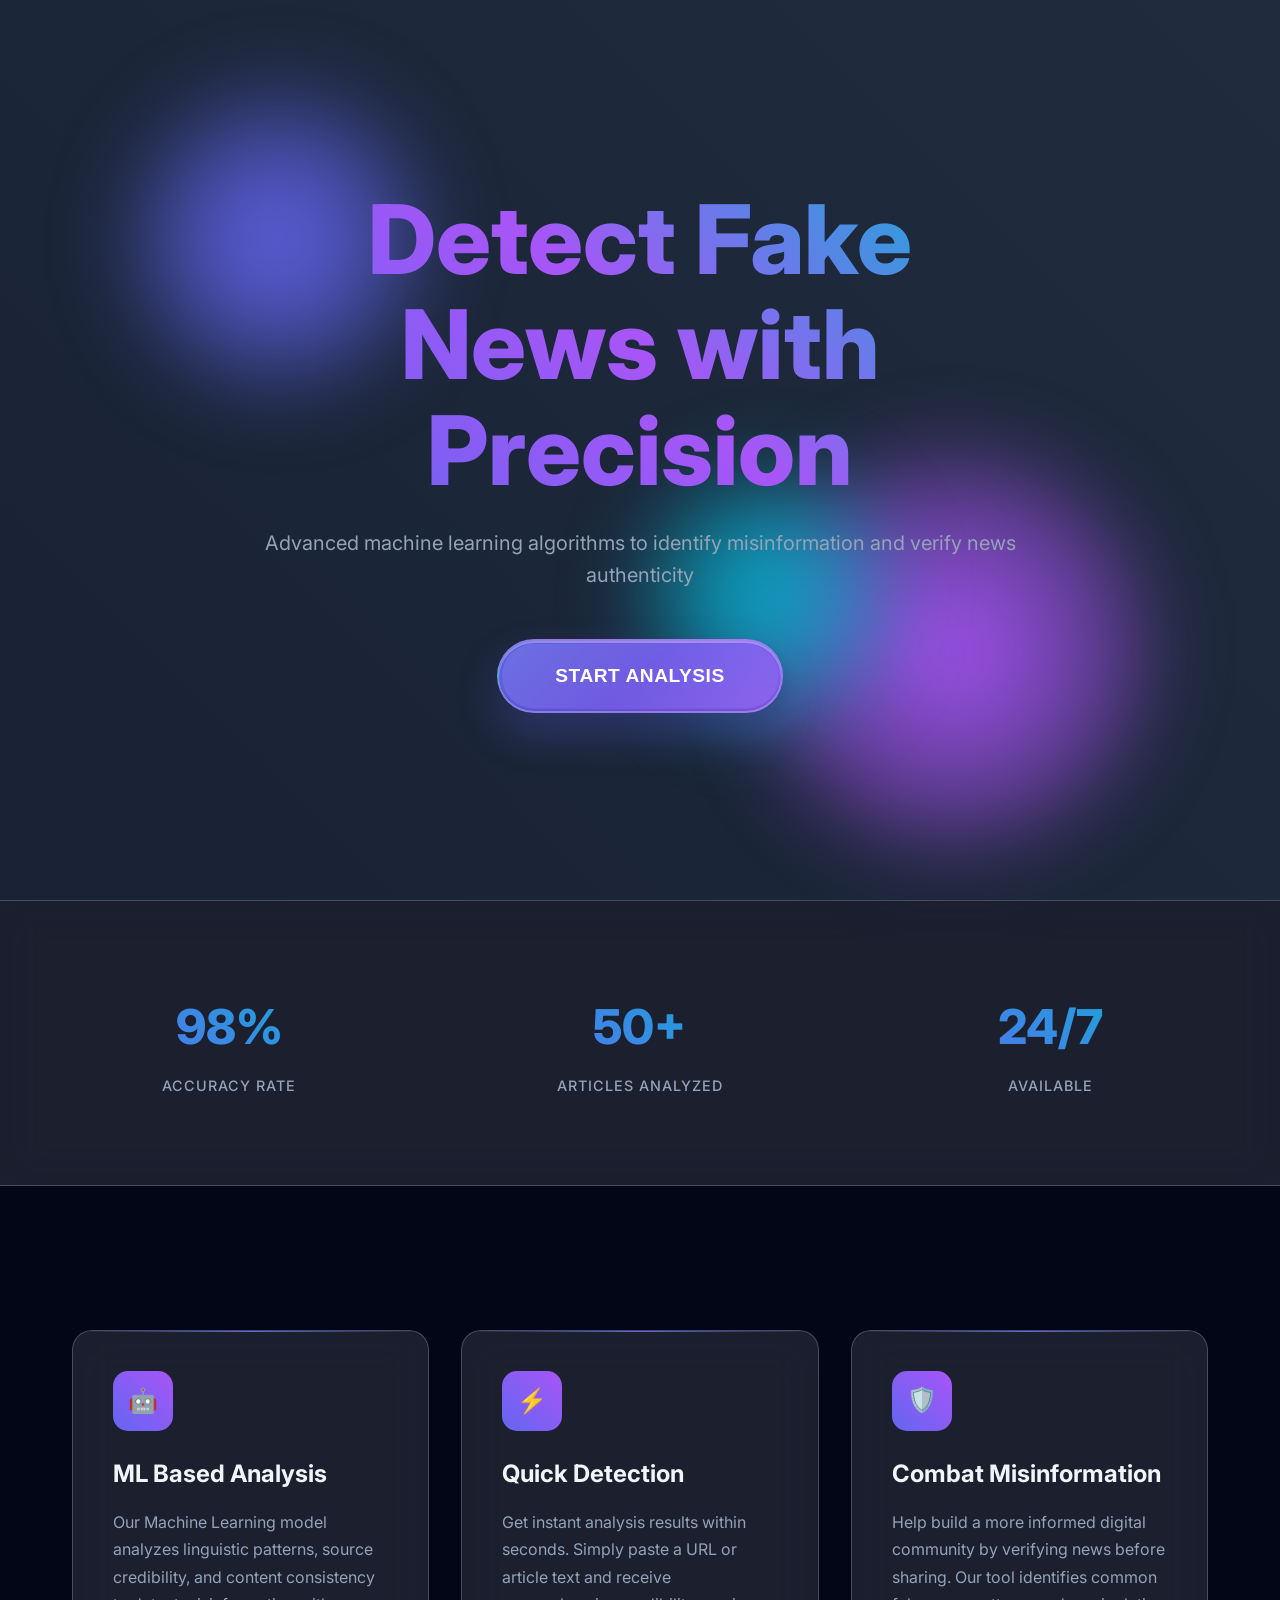
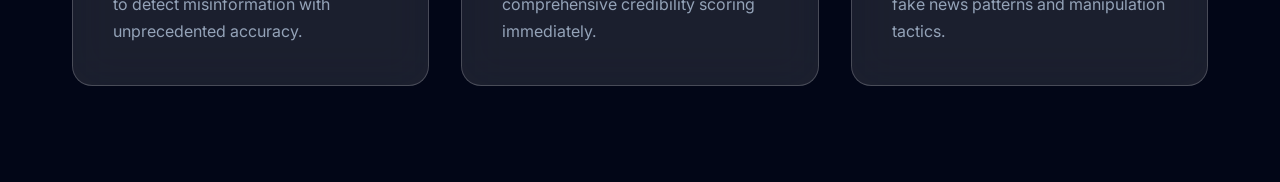
<file: templates/index.html>
<!DOCTYPE html>
<html lang="en">
<head>
    <meta charset="UTF-8">
    <meta name="viewport" content="width=device-width, initial-scale=1.0">
    <title>Fake News Detection</title>
    <link href="https://fonts.googleapis.com/css2?family=Inter:wght@300;400;500;600;700;800&display=swap" rel="stylesheet">
    <style>
        * {
            margin: 0;
            padding: 0;
            box-sizing: border-box;
        }

        :root {
            --primary: #6366f1;
            --secondary: #a855f7;
            --accent: #06b6d4;
            --success: #10b981;
            --warning: #f59e0b;
            --danger: #ef4444;
            --dark: #0f172a;
            --darker: #020617;
            --light: #f1f5f9;
            --glass: rgba(255, 255, 255, 0.1);
            --glass-border: rgba(255, 255, 255, 0.2);
        }

        body {
            font-family: 'Inter', sans-serif;
            background: var(--darker);
            color: var(--light);
            overflow-x: hidden;
            line-height: 1.6;
        }

        /* Animated background */
        .bg-animation {
            position: fixed;
            top: 0;
            left: 0;
            width: 100%;
            height: 100%;
            z-index: -2;
            background: linear-gradient(45deg, #0f172a, #1e293b, #334155);
            background-size: 400% 400%;
            animation: gradientShift 15s ease infinite;
        }

        @keyframes gradientShift {
            0% { background-position: 0% 50%; }
            50% { background-position: 100% 50%; }
            100% { background-position: 0% 50%; }
        }

        /* Floating orbs */
        .orb {
            position: fixed;
            border-radius: 50%;
            pointer-events: none;
            z-index: -1;
            filter: blur(40px);
            animation: float 20s infinite ease-in-out;
        }

        .orb-1 {
            width: 300px;
            height: 300px;
            background: radial-gradient(circle, var(--primary), transparent);
            top: 10%;
            left: 10%;
            animation-delay: 0s;
        }

        .orb-2 {
            width: 400px;
            height: 400px;
            background: radial-gradient(circle, var(--secondary), transparent);
            top: 50%;
            right: 10%;
            animation-delay: -10s;
        }

        .orb-3 {
            width: 250px;
            height: 250px;
            background: radial-gradient(circle, var(--accent), transparent);
            bottom: 20%;
            left: 50%;
            animation-delay: -5s;
        }

        @keyframes float {
            0%, 100% { transform: translateY(0px) rotate(0deg); }
            33% { transform: translateY(-30px) rotate(120deg); }
            66% { transform: translateY(20px) rotate(240deg); }
        }

        /* Navigation */
        nav {
            position: fixed;
            top: 0;
            width: 100%;
            padding: 1rem 2rem;
            background: rgba(15, 23, 42, 0.8);
            backdrop-filter: blur(20px);
            border-bottom: 1px solid var(--glass-border);
            z-index: 1000;
            transition: all 0.3s ease;
        }

        .nav-container {
            max-width: 1200px;
            margin: 0 auto;
            display: flex;
            justify-content: space-between;
            align-items: center;
        }

        .logo {
            font-size: 1.5rem;
            font-weight: 800;
            background: linear-gradient(45deg, var(--primary), var(--accent));
            -webkit-background-clip: text;
            -webkit-text-fill-color: transparent;
            background-clip: text;
        }

        /* Hero Section */
        .hero {
            min-height: 100vh;
            display: flex;
            align-items: center;
            justify-content: center;
            padding: 2rem;
            text-align: center;
        }

        .hero-content {
            max-width: 800px;
            animation: fadeInUp 1s ease-out;
        }

        .hero h1 {
            font-size: clamp(3rem, 8vw, 6rem);
            font-weight: 800;
            margin-bottom: 1.5rem;
            background: linear-gradient(45deg, var(--primary), var(--secondary), var(--accent));
            -webkit-background-clip: text;
            -webkit-text-fill-color: transparent;
            background-clip: text;
            line-height: 1.1;
        }

        .hero p {
            font-size: 1.25rem;
            margin-bottom: 3rem;
            color: #94a3b8;
            font-weight: 400;
        }

        .cta-button {
            display: inline-flex;
            align-items: center;
            gap: 1rem;
            padding: 1.5rem 3.5rem;
            background: linear-gradient(135deg, 
                rgba(99, 102, 241, 0.9), 
                rgba(168, 85, 247, 0.9),
                rgba(6, 182, 212, 0.9)
            );
            background-size: 300% 300%;
            color: white;
            text-decoration: none;
            border-radius: 50px;
            font-weight: 800;
            font-size: 1.2rem;
            letter-spacing: 0.5px;
            text-transform: uppercase;
            transition: all 0.5s cubic-bezier(0.175, 0.885, 0.32, 1.275);
            box-shadow: 
                0 20px 40px rgba(99, 102, 241, 0.3),
                0 10px 20px rgba(0, 0, 0, 0.2),
                inset 0 2px 0 rgba(255, 255, 255, 0.3),
                inset 0 -2px 0 rgba(0, 0, 0, 0.1);
            border: 2px solid rgba(255, 255, 255, 0.2);
            cursor: pointer;
            position: relative;
            overflow: hidden;
            backdrop-filter: blur(20px);
            animation: buttonGlow 3s ease-in-out infinite;
        }

        @keyframes buttonGlow {
            0%, 100% { 
                box-shadow: 
                    0 20px 40px rgba(99, 102, 241, 0.3),
                    0 10px 20px rgba(0, 0, 0, 0.2),
                    inset 0 2px 0 rgba(255, 255, 255, 0.3),
                    inset 0 -2px 0 rgba(0, 0, 0, 0.1),
                    0 0 20px rgba(99, 102, 241, 0.4);
            }
            50% { 
                box-shadow: 
                    0 25px 50px rgba(168, 85, 247, 0.4),
                    0 15px 30px rgba(0, 0, 0, 0.3),
                    inset 0 2px 0 rgba(255, 255, 255, 0.4),
                    inset 0 -2px 0 rgba(0, 0, 0, 0.1),
                    0 0 40px rgba(168, 85, 247, 0.6);
            }
        }

        .cta-button::before {
            content: '';
            position: absolute;
            top: 0;
            left: -100%;
            width: 100%;
            height: 100%;
            background: linear-gradient(
                90deg,
                transparent,
                rgba(255, 255, 255, 0.4),
                transparent
            );
            transition: left 0.8s ease;
        }

        .cta-button::after {
            content: '';
            position: absolute;
            inset: 3px;
            border-radius: 47px;
            background: linear-gradient(135deg, 
                rgba(255, 255, 255, 0.1), 
                transparent,
                rgba(255, 255, 255, 0.05)
            );
            z-index: -1;
        }

        .cta-button:hover {
            transform: translateY(-8px) scale(1.05);
            background-position: 100% 100%;
            animation: gradientShift 2s ease infinite, buttonPulse 1.5s ease infinite;
            box-shadow: 
                0 35px 70px rgba(99, 102, 241, 0.5),
                0 20px 40px rgba(168, 85, 247, 0.3),
                inset 0 3px 0 rgba(255, 255, 255, 0.4),
                inset 0 -3px 0 rgba(0, 0, 0, 0.2),
                0 0 60px rgba(6, 182, 212, 0.8);
            border-color: rgba(255, 255, 255, 0.4);
        }

        @keyframes gradientShift {
            0% { background-position: 0% 50%; }
            50% { background-position: 100% 50%; }
            100% { background-position: 0% 50%; }
        }

        @keyframes buttonPulse {
            0%, 100% { transform: translateY(-8px) scale(1.05); }
            50% { transform: translateY(-10px) scale(1.08); }
        }

        .cta-button:hover::before {
            left: 100%;
        }

        .cta-button:active {
            transform: translateY(-4px) scale(1.02);
            transition: all 0.1s ease;
        }

        .cta-button span {
            font-size: 1.4rem;
            filter: drop-shadow(0 3px 6px rgba(0, 0, 0, 0.3));
            animation: iconBounce 2s ease-in-out infinite;
        }

        @keyframes iconBounce {
            0%, 20%, 50%, 80%, 100% { transform: translateY(0); }
            40% { transform: translateY(-4px); }
            60% { transform: translateY(-2px); }
        }

        .cta-button:hover span {
            animation: iconSpin 0.6s ease-in-out;
        }

        /* Features Section */
        .features {
            padding: 6rem 2rem;
            max-width: 1200px;
            margin: 0 auto;
        }

        .features-grid {
            display: grid;
            grid-template-columns: repeat(auto-fit, minmax(350px, 1fr));
            gap: 2rem;
            margin-top: 3rem;
        }

        .feature-card {
            background: var(--glass);
            backdrop-filter: blur(20px);
            border: 1px solid var(--glass-border);
            border-radius: 20px;
            padding: 2.5rem;
            transition: all 0.3s ease;
            position: relative;
            overflow: hidden;
        }

        .feature-card::before {
            content: '';
            position: absolute;
            top: 0;
            left: 0;
            right: 0;
            height: 1px;
            background: linear-gradient(90deg, transparent, var(--primary), transparent);
        }

        .feature-card:hover {
            transform: translateY(-10px);
            background: rgba(255, 255, 255, 0.15);
            box-shadow: 0 25px 50px rgba(0, 0, 0, 0.2);
        }

        .feature-icon {
            width: 60px;
            height: 60px;
            background: linear-gradient(45deg, var(--primary), var(--secondary));
            border-radius: 15px;
            display: flex;
            align-items: center;
            justify-content: center;
            font-size: 1.5rem;
            margin-bottom: 1.5rem;
        }

        .feature-card h3 {
            font-size: 1.5rem;
            font-weight: 700;
            margin-bottom: 1rem;
            color: var(--light);
        }

        .feature-card p {
            color: #94a3b8;
            line-height: 1.7;
        }

        /* Stats Section */
        .stats {
            padding: 4rem 2rem;
            background: var(--glass);
            backdrop-filter: blur(20px);
            border-top: 1px solid var(--glass-border);
            border-bottom: 1px solid var(--glass-border);
        }

        .stats-container {
            max-width: 1200px;
            margin: 0 auto;
            display: grid;
            grid-template-columns: repeat(auto-fit, minmax(200px, 1fr));
            gap: 2rem;
            text-align: center;
        }

        .stat-item {
            padding: 1.5rem;
        }

        .stat-number {
            font-size: 3rem;
            font-weight: 800;
            background: linear-gradient(45deg, var(--primary), var(--accent));
            -webkit-background-clip: text;
            -webkit-text-fill-color: transparent;
            background-clip: text;
            margin-bottom: 0.5rem;
        }

        .stat-label {
            color: #94a3b8;
            font-weight: 500;
            text-transform: uppercase;
            letter-spacing: 1px;
            font-size: 0.9rem;
        }

        /* Animations */
        @keyframes fadeInUp {
            from {
                opacity: 0;
                transform: translateY(30px);
            }
            to {
                opacity: 1;
                transform: translateY(0);
            }
        }

        .fade-in {
            animation: fadeInUp 0.8s ease-out;
        }

        /* Mobile Responsive */
        @media (max-width: 768px) {
            .nav-container {
                padding: 0 1rem;
            }

            .hero {
                padding: 1rem;
                min-height: 80vh;
            }

            .features {
                padding: 4rem 1rem;
            }

            .features-grid {
                grid-template-columns: 1fr;
            }

            .stats-container {
                grid-template-columns: repeat(2, 1fr);
            }
        }
    </style>
</head>
<body>
    <div class="bg-animation"></div>
    <div class="orb orb-1"></div>
    <div class="orb orb-2"></div>
    <div class="orb orb-3"></div>


    <section class="hero">
        <div class="hero-content">
            <h1>Detect Fake News with Precision</h1>
            <p>Advanced machine learning algorithms to identify misinformation and verify news authenticity</p>
            <form action="/search" method="get" style="display: inline;">
                <button type="submit" class="cta-button">
                    
                    Start Analysis
                </button>
            </form>
        </div>
    </section>

    <section class="stats">
        <div class="stats-container">
            <div class="stat-item">
                <div class="stat-number">98%</div>
                <div class="stat-label">Accuracy Rate</div>
            </div>
            <div class="stat-item">
                <div class="stat-number">50+</div>
                <div class="stat-label">Articles Analyzed</div>
            </div>
            <div class="stat-item">
                <div class="stat-number">24/7</div>
                <div class="stat-label">Available</div>
            </div>
            
        </div>
    </section>

    <section class="features">
        <div class="features-grid">
            <div class="feature-card fade-in">
                <div class="feature-icon">🤖</div>
                <h3>ML Based Analysis</h3>
                <p>Our Machine Learning model analyzes linguistic patterns, source credibility, and content consistency to detect misinformation with unprecedented accuracy.</p>
            </div>
            
            <div class="feature-card fade-in">
                <div class="feature-icon">⚡</div>
                <h3>Quick Detection</h3>
                <p>Get instant analysis results within seconds. Simply paste a URL or article text and receive comprehensive credibility scoring immediately.</p>
            </div>
            
            <div class="feature-card fade-in">
                <div class="feature-icon">🛡️</div>
                <h3>Combat Misinformation</h3>
                <p>Help build a more informed digital community by verifying news before sharing. Our tool identifies common fake news patterns and manipulation tactics.</p>
            </div>
        </div>
    </section>

    <script>
        // Smooth scrolling navigation
        document.addEventListener('DOMContentLoaded', function() {
            // Intersection Observer for animations
            const observerOptions = {
                threshold: 0.1,
                rootMargin: '0px 0px -50px 0px'
            };

            const observer = new IntersectionObserver(function(entries) {
                entries.forEach(entry => {
                    if (entry.isIntersecting) {
                        entry.target.style.animationDelay = '0s';
                        entry.target.classList.add('fade-in');
                    }
                });
            }, observerOptions);

            document.querySelectorAll('.feature-card').forEach(card => {
                observer.observe(card);
            });

            // Navigation background opacity on scroll
            window.addEventListener('scroll', function() {
                const nav = document.querySelector('nav');
                if (window.scrollY > 100) {
                    nav.style.background = 'rgba(15, 23, 42, 0.95)';
                } else {
                    nav.style.background = 'rgba(15, 23, 42, 0.8)';
                }
            });

            // Add hover effect to stats
            document.querySelectorAll('.stat-item').forEach(item => {
                item.addEventListener('mouseenter', function() {
                    this.style.transform = 'scale(1.05)';
                    this.style.transition = 'transform 0.3s ease';
                });
                
                item.addEventListener('mouseleave', function() {
                    this.style.transform = 'scale(1)';
                });
            });
        });
    </script>
</body>
</html>
</file>
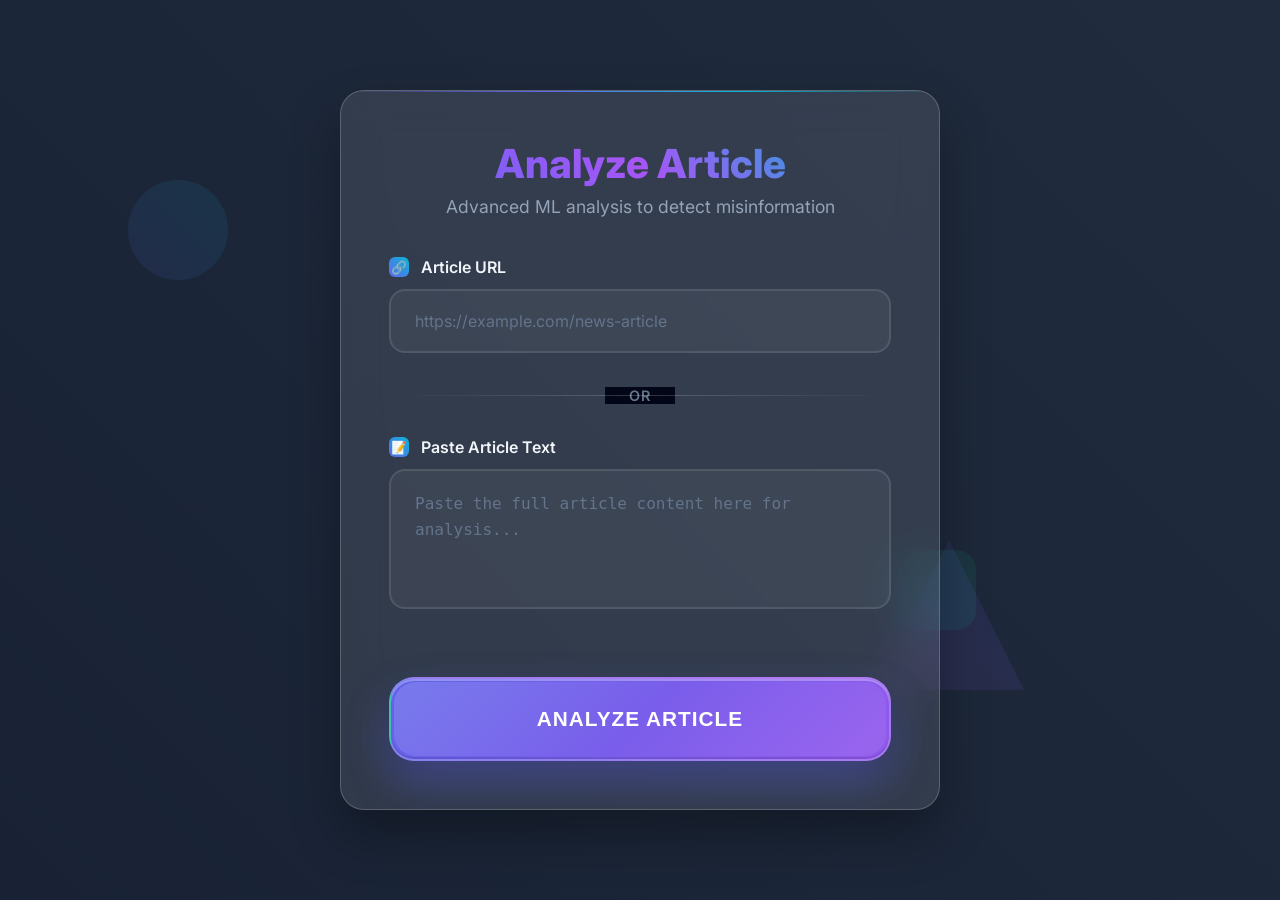
<file: templates/search.html>
<!DOCTYPE html>
<html lang="en">
<head>
    <meta charset="UTF-8">
    <meta name="viewport" content="width=device-width, initial-scale=1.0">
    <title>Fake news Detector</title>
    <link href="https://fonts.googleapis.com/css2?family=Inter:wght@300;400;500;600;700;800&display=swap" rel="stylesheet">
    <style>
        * {
            margin: 0;
            padding: 0;
            box-sizing: border-box;
        }

        :root {
            --primary: #6366f1;
            --secondary: #a855f7;
            --accent: #06b6d4;
            --success: #10b981;
            --dark: #0f172a;
            --darker: #020617;
            --light: #f1f5f9;
            --glass: rgba(255, 255, 255, 0.1);
            --glass-border: rgba(255, 255, 255, 0.2);
        }

        body {
            font-family: 'Inter', sans-serif;
            background: var(--darker);
            color: var(--light);
            min-height: 100vh;
            display: flex;
            align-items: center;
            justify-content: center;
            padding: 2rem;
            position: relative;
            overflow-x: hidden;
        }

        /* Animated background */
        .bg-animation {
            position: fixed;
            top: 0;
            left: 0;
            width: 100%;
            height: 100%;
            z-index: -2;
            background: linear-gradient(45deg, #0f172a, #1e293b, #334155);
            background-size: 400% 400%;
            animation: gradientShift 15s ease infinite;
        }

        @keyframes gradientShift {
            0% { background-position: 0% 50%; }
            50% { background-position: 100% 50%; }
            100% { background-position: 0% 50%; }
        }

        /* Floating elements */
        .floating-shapes {
            position: fixed;
            width: 100%;
            height: 100%;
            pointer-events: none;
            z-index: -1;
        }

        .shape {
            position: absolute;
            opacity: 0.1;
            animation: floatAround 20s infinite linear;
        }

        .shape-1 {
            width: 100px;
            height: 100px;
            background: linear-gradient(45deg, var(--primary), var(--accent));
            border-radius: 50%;
            top: 20%;
            left: 10%;
            animation-delay: 0s;
        }

        .shape-2 {
            width: 150px;
            height: 150px;
            background: linear-gradient(45deg, var(--secondary), var(--primary));
            clip-path: polygon(50% 0%, 0% 100%, 100% 100%);
            top: 60%;
            right: 20%;
            animation-delay: -10s;
        }

        .shape-3 {
            width: 80px;
            height: 80px;
            background: linear-gradient(45deg, var(--accent), var(--success));
            border-radius: 20px;
            bottom: 30%;
            left: 70%;
            animation-delay: -5s;
        }

        @keyframes floatAround {
            0% { transform: translateY(0px) rotate(0deg); }
            25% { transform: translateY(-20px) rotate(90deg); }
            50% { transform: translateY(10px) rotate(180deg); }
            75% { transform: translateY(-15px) rotate(270deg); }
            100% { transform: translateY(0px) rotate(360deg); }
        }

        /* Main container */
        .container {
            background: var(--glass);
            backdrop-filter: blur(20px);
            border: 1px solid var(--glass-border);
            border-radius: 24px;
            padding: 3rem;
            width: 100%;
            max-width: 600px;
            box-shadow: 0 25px 50px rgba(0, 0, 0, 0.3);
            animation: slideIn 0.8s ease-out;
            position: relative;
            overflow: hidden;
        }

        .container::before {
            content: '';
            position: absolute;
            top: 0;
            left: 0;
            right: 0;
            height: 1px;
            background: linear-gradient(90deg, transparent, var(--primary), var(--accent), transparent);
        }

        @keyframes slideIn {
            from {
                opacity: 0;
                transform: translateY(30px) scale(0.95);
            }
            to {
                opacity: 1;
                transform: translateY(0) scale(1);
            }
        }

        /* Header */
        .header {
            text-align: center;
            margin-bottom: 2.5rem;
        }

        .header h1 {
            font-size: 2.5rem;
            font-weight: 800;
            margin-bottom: 0.5rem;
            background: linear-gradient(45deg, var(--primary), var(--secondary), var(--accent));
            -webkit-background-clip: text;
            -webkit-text-fill-color: transparent;
            background-clip: text;
        }

        .header p {
            color: #94a3b8;
            font-size: 1.1rem;
            font-weight: 400;
        }

        /* Form styling */
        .form-container {
            position: relative;
        }

        .input-group {
            margin-bottom: 2rem;
            position: relative;
        }

        .input-label {
            display: flex;
            align-items: center;
            gap: 0.75rem;
            margin-bottom: 0.75rem;
            font-weight: 600;
            color: var(--light);
            font-size: 1rem;
        }

        .label-icon {
            width: 20px;
            height: 20px;
            background: linear-gradient(45deg, var(--primary), var(--accent));
            border-radius: 6px;
            display: flex;
            align-items: center;
            justify-content: center;
            font-size: 0.8rem;
        }

        input[type="url"], textarea {
            width: 100%;
            padding: 1.25rem 1.5rem;
            background: rgba(255, 255, 255, 0.05);
            border: 2px solid rgba(255, 255, 255, 0.1);
            border-radius: 16px;
            color: var(--light);
            font-size: 1rem;
            font-family: inherit;
            transition: all 0.3s ease;
            resize: none;
        }

        input[type="url"]:focus, textarea:focus {
            outline: none;
            border-color: var(--primary);
            background: rgba(255, 255, 255, 0.1);
            box-shadow: 0 0 0 4px rgba(99, 102, 241, 0.1);
            transform: translateY(-2px);
        }

        input[type="url"]::placeholder, textarea::placeholder {
            color: #64748b;
        }

        textarea {
            min-height: 140px;
            font-family: 'SF Mono', Monaco, 'Cascadia Code', monospace;
            line-height: 1.6;
        }

        /* OR divider */
        .divider {
            position: relative;
            text-align: center;
            margin: 2rem 0;
        }

        .divider::before {
            content: '';
            position: absolute;
            top: 50%;
            left: 0;
            right: 0;
            height: 1px;
            background: linear-gradient(90deg, transparent, rgba(255, 255, 255, 0.2), transparent);
        }

        .divider span {
            background: var(--darker);
            padding: 0 1.5rem;
            color: #64748b;
            font-weight: 600;
            font-size: 0.9rem;
            letter-spacing: 1px;
        }

        /* Submit button */
        .submit-btn {
            width: 100%;
            padding: 1.75rem 2rem;
            background: linear-gradient(135deg, 
                rgba(99, 102, 241, 0.95), 
                rgba(168, 85, 247, 0.95),
                rgba(6, 182, 212, 0.95),
                rgba(16, 185, 129, 0.95)
            );
            background-size: 400% 400%;
            color: white;
            border: none;
            border-radius: 25px;
            font-size: 1.3rem;
            font-weight: 800;
            letter-spacing: 1px;
            text-transform: uppercase;
            cursor: pointer;
            transition: all 0.5s cubic-bezier(0.175, 0.885, 0.32, 1.275);
            position: relative;
            overflow: hidden;
            margin-top: 2rem;
            box-shadow: 
                0 20px 40px rgba(99, 102, 241, 0.4),
                0 10px 20px rgba(0, 0, 0, 0.2),
                inset 0 2px 0 rgba(255, 255, 255, 0.3),
                inset 0 -2px 0 rgba(0, 0, 0, 0.1);
            border: 2px solid rgba(255, 255, 255, 0.2);
            backdrop-filter: blur(20px);
            animation: submitGlow 4s ease-in-out infinite;
        }

        @keyframes submitGlow {
            0%, 100% { 
                box-shadow: 
                    0 20px 40px rgba(99, 102, 241, 0.4),
                    0 10px 20px rgba(0, 0, 0, 0.2),
                    inset 0 2px 0 rgba(255, 255, 255, 0.3),
                    inset 0 -2px 0 rgba(0, 0, 0, 0.1),
                    0 0 30px rgba(99, 102, 241, 0.5);
            }
            25% { 
                box-shadow: 
                    0 25px 50px rgba(168, 85, 247, 0.5),
                    0 15px 30px rgba(0, 0, 0, 0.3),
                    inset 0 2px 0 rgba(255, 255, 255, 0.4),
                    inset 0 -2px 0 rgba(0, 0, 0, 0.1),
                    0 0 40px rgba(168, 85, 247, 0.6);
            }
            50% { 
                box-shadow: 
                    0 30px 60px rgba(6, 182, 212, 0.6),
                    0 20px 40px rgba(0, 0, 0, 0.4),
                    inset 0 2px 0 rgba(255, 255, 255, 0.4),
                    inset 0 -2px 0 rgba(0, 0, 0, 0.1),
                    0 0 50px rgba(6, 182, 212, 0.7);
            }
            75% { 
                box-shadow: 
                    0 25px 50px rgba(16, 185, 129, 0.5),
                    0 15px 30px rgba(0, 0, 0, 0.3),
                    inset 0 2px 0 rgba(255, 255, 255, 0.4),
                    inset 0 -2px 0 rgba(0, 0, 0, 0.1),
                    0 0 40px rgba(16, 185, 129, 0.6);
            }
        }

        .submit-btn::before {
            content: '';
            position: absolute;
            top: 0;
            left: -100%;
            width: 100%;
            height: 100%;
            background: linear-gradient(
                90deg,
                transparent,
                rgba(255, 255, 255, 0.4),
                transparent
            );
            transition: left 0.8s ease;
        }

        .submit-btn::after {
            content: '';
            position: absolute;
            inset: 3px;
            border-radius: 22px;
            background: linear-gradient(135deg, 
                rgba(255, 255, 255, 0.15), 
                transparent,
                rgba(255, 255, 255, 0.08)
            );
            z-index: -1;
        }

        .submit-btn:hover {
            transform: translateY(-6px) scale(1.02);
            background-position: 100% 100%;
            animation: gradientFlow 2s ease infinite, buttonWave 1.2s ease infinite;
            box-shadow: 
                0 35px 70px rgba(99, 102, 241, 0.6),
                0 20px 40px rgba(168, 85, 247, 0.4),
                inset 0 3px 0 rgba(255, 255, 255, 0.5),
                inset 0 -3px 0 rgba(0, 0, 0, 0.2),
                0 0 80px rgba(6, 182, 212, 0.8);
            border-color: rgba(255, 255, 255, 0.4);
        }

        @keyframes gradientFlow {
            0% { background-position: 0% 50%; }
            25% { background-position: 100% 50%; }
            50% { background-position: 100% 100%; }
            75% { background-position: 0% 100%; }
            100% { background-position: 0% 50%; }
        }

        @keyframes buttonWave {
            0%, 100% { transform: translateY(-6px) scale(1.02); }
            50% { transform: translateY(-8px) scale(1.03); }
        }

        .submit-btn:hover::before {
            left: 100%;
        }

        .submit-btn:active {
            transform: translateY(-3px) scale(0.99);
            transition: all 0.1s ease;
        }

        /* Enhanced Loading state */
        .loading {
            pointer-events: none;
            opacity: 0.9;
            animation: loadingPulse 1.5s ease-in-out infinite;
            background: linear-gradient(135deg, 
                rgba(99, 102, 241, 0.8), 
                rgba(168, 85, 247, 0.8)
            );
        }

        @keyframes loadingPulse {
            0%, 100% { 
                transform: scale(1);
                box-shadow: 0 0 20px rgba(99, 102, 241, 0.5);
            }
            50% { 
                transform: scale(1.01);
                box-shadow: 0 0 40px rgba(168, 85, 247, 0.7);
            }
        }

        .loading::after {
            content: '';
            position: absolute;
            top: 50%;
            left: 50%;
            width: 32px;
            height: 32px;
            margin: -16px 0 0 -16px;
            border: 4px solid rgba(255, 255, 255, 0.3);
            border-top: 4px solid white;
            border-radius: 50%;
            animation: spin 1s linear infinite;
            box-shadow: 0 0 15px rgba(255, 255, 255, 0.5);
        }

        .submit-btn .btn-text {
            position: relative;
            z-index: 1;
            display: flex;
            align-items: center;
            justify-content: center;
            gap: 1rem;
            font-weight: 800;
            letter-spacing: 1px;
            transition: all 0.3s ease;
        }

        .submit-btn:hover .btn-text {
            letter-spacing: 1.5px;
        }

        .loading .btn-text {
            opacity: 0;
        }

        .btn-text span:first-child {
            font-size: 1.4rem;
            animation: iconFloat 2s ease-in-out infinite;
        }

        @keyframes iconFloat {
            0%, 100% { transform: translateY(0); }
            50% { transform: translateY(-3px); }
        }

        .submit-btn:hover .btn-text span:first-child {
            animation: iconRocket 0.8s ease-in-out;
        }

        @keyframes iconRocket {
            0% { transform: translateY(0) rotate(0deg); }
            50% { transform: translateY(-8px) rotate(15deg); }
            100% { transform: translateY(0) rotate(0deg); }
        }

        /* Feature highlights */
        .features {
            display: flex;
            justify-content: space-around;
            margin-top: 2rem;
            padding-top: 2rem;
            border-top: 1px solid rgba(255, 255, 255, 0.1);
        }

        .feature {
            display: flex;
            flex-direction: column;
            align-items: center;
            gap: 0.5rem;
            color: #94a3b8;
            font-size: 0.9rem;
            text-align: center;
        }

        .feature-icon {
            width: 32px;
            height: 32px;
            background: linear-gradient(45deg, var(--primary), var(--accent));
            border-radius: 8px;
            display: flex;
            align-items: center;
            justify-content: center;
            font-size: 0.9rem;
        }

        /* Input interaction effects */
        .input-inactive {
            opacity: 0.5;
            transition: opacity 0.3s ease;
        }

        /* Mobile responsive */
        @media (max-width: 768px) {
            .container {
                padding: 2rem;
                border-radius: 16px;
            }

            .header h1 {
                font-size: 2rem;
            }

            .features {
                flex-direction: column;
                gap: 1rem;
            }
        }
    </style>
</head>
<body>
    <div class="bg-animation"></div>
    <div class="floating-shapes">
        <div class="shape shape-1"></div>
        <div class="shape shape-2"></div>
        <div class="shape shape-3"></div>
    </div>

    <div class="container">
        <div class="header">
            <h1> Analyze Article</h1>
            <p>Advanced ML analysis to detect misinformation</p>
        </div>

        <form action="/predict" method="post" class="form-container">
            <div class="input-group">
                <label class="input-label">
                    <div class="label-icon">🔗</div>
                    Article URL
                </label>
                <input type="url" id="url" name="url" placeholder="https://example.com/news-article">
            </div>

            <div class="divider">
                <span>OR</span>
            </div>

            <div class="input-group">
                <label class="input-label">
                    <div class="label-icon">📝</div>
                    Paste Article Text
                </label>
                <textarea id="text" name="text" placeholder="Paste the full article content here for analysis..."></textarea>
            </div>

            <button type="submit" class="submit-btn">
                <span class="btn-text"> Analyze Article</span>
            </button>
        </form>

    </div>

    <script>
        document.addEventListener('DOMContentLoaded', function() {
            const form = document.querySelector('form');
            const urlInput = document.getElementById('url');
            const textInput = document.getElementById('text');
            const submitBtn = document.querySelector('.submit-btn');
            const btnText = document.querySelector('.btn-text');

            // Form validation and submission
            form.addEventListener('submit', function(e) {
                const url = urlInput.value.trim();
                const text = textInput.value.trim();
                
                if (!url && !text) {
                    e.preventDefault();
                    showError('Please provide either an article URL or paste the article text.');
                    return;
                }

                // Add loading state
                submitBtn.classList.add('loading');
                btnText.textContent = 'Analyzing...';
                submitBtn.disabled = true;

                // Reset after timeout
                setTimeout(() => {
                    submitBtn.classList.remove('loading');
                    btnText.textContent = '🚀 Analyze Article';
                    submitBtn.disabled = false;
                }, 15000);
            });

            // Input interaction effects
            urlInput.addEventListener('input', function() {
                if (this.value.trim()) {
                    textInput.parentElement.classList.add('input-inactive');
                } else {
                    textInput.parentElement.classList.remove('input-inactive');
                }
            });

            textInput.addEventListener('input', function() {
                if (this.value.trim()) {
                    urlInput.parentElement.classList.add('input-inactive');
                } else {
                    urlInput.parentElement.classList.remove('input-inactive');
                }
            });

            // Error handling
            function showError(message) {
                const errorDiv = document.createElement('div');
                errorDiv.style.cssText = `
                    position: fixed;
                    top: 2rem;
                    right: 2rem;
                    background: linear-gradient(45deg, #ef4444, #dc2626);
                    color: white;
                    padding: 1rem 1.5rem;
                    border-radius: 12px;
                    font-weight: 600;
                    box-shadow: 0 10px 30px rgba(239, 68, 68, 0.3);
                    z-index: 1000;
                    animation: slideInRight 0.3s ease-out;
                `;
                errorDiv.textContent = message;
                document.body.appendChild(errorDiv);

                setTimeout(() => {
                    errorDiv.style.animation = 'slideOutRight 0.3s ease-out';
                    setTimeout(() => errorDiv.remove(), 300);
                }, 4000);
            }

            // Add CSS for error animations
            const style = document.createElement('style');
            style.textContent = `
                @keyframes slideInRight {
                    from { transform: translateX(100%); opacity: 0; }
                    to { transform: translateX(0); opacity: 1; }
                }
                @keyframes slideOutRight {
                    from { transform: translateX(0); opacity: 1; }
                    to { transform: translateX(100%); opacity: 0; }
                }
            `;
            document.head.appendChild(style);
        });
    </script>
</body>
</html>
</file>
